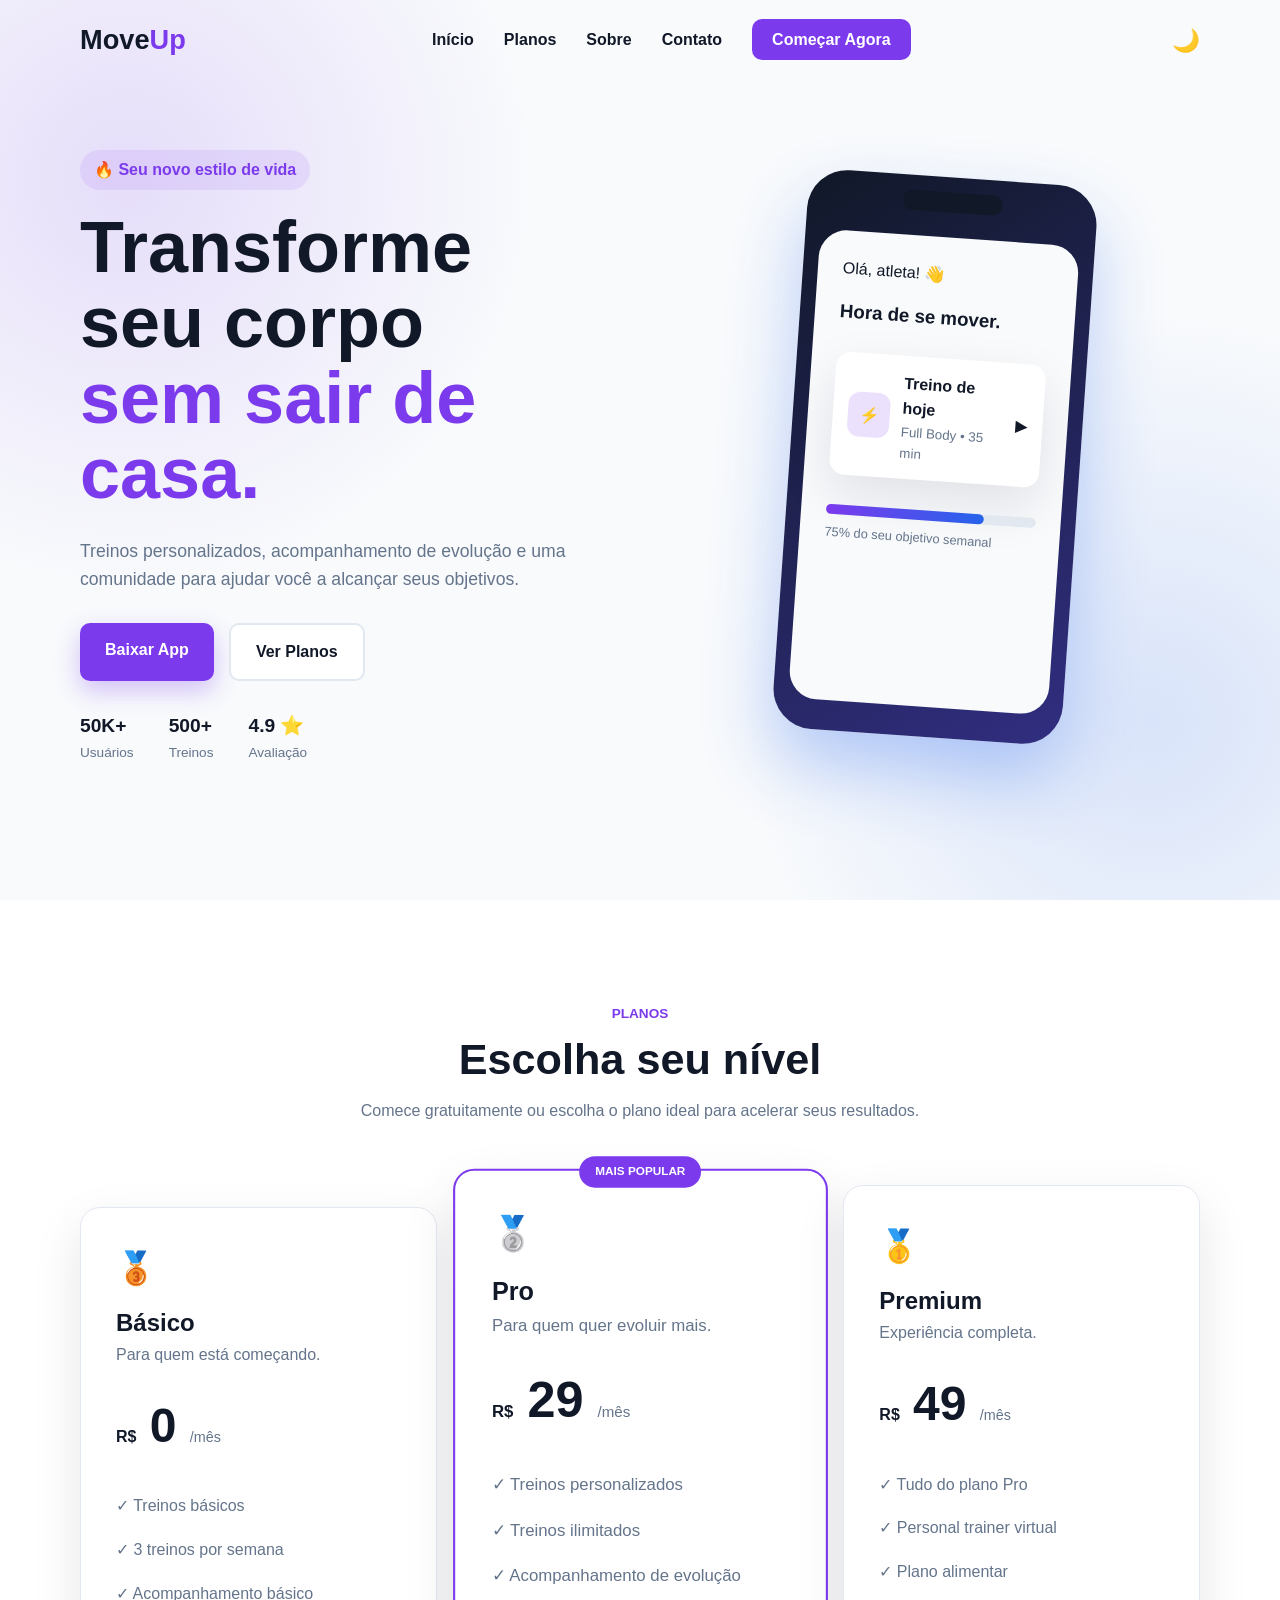
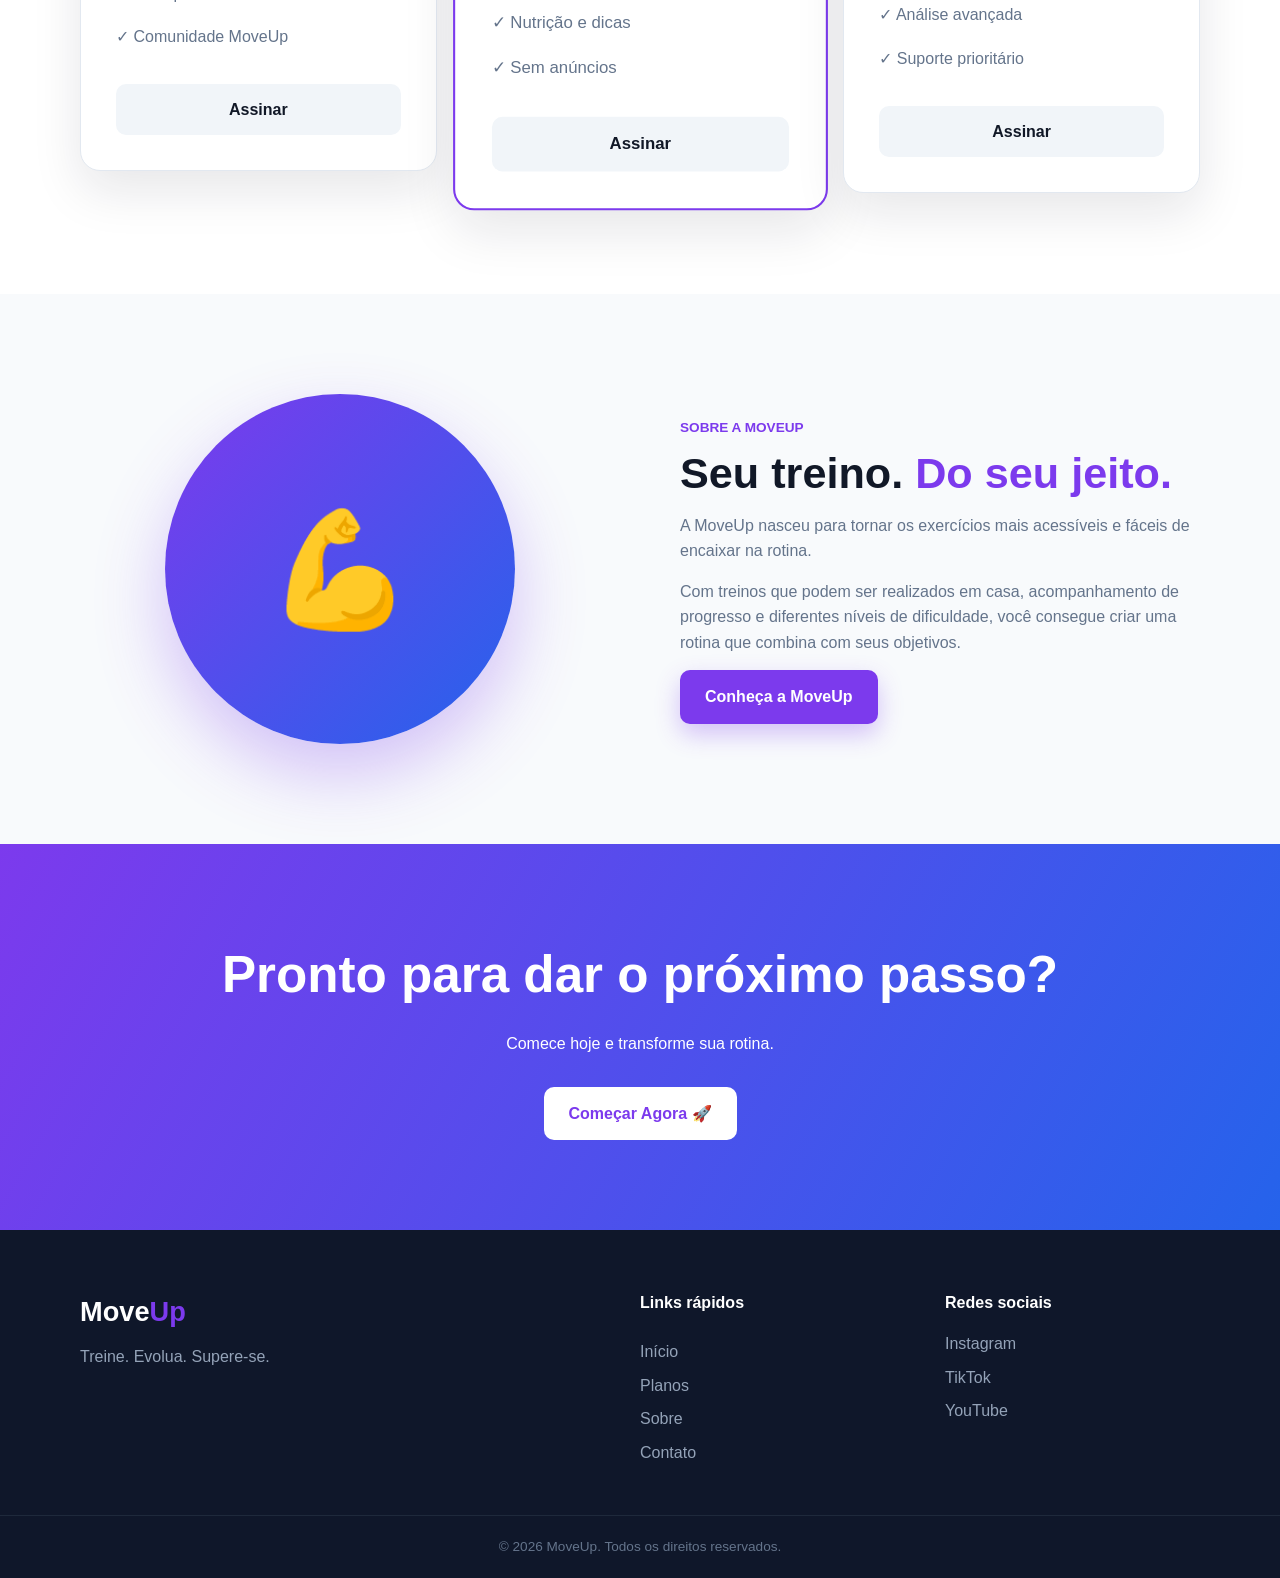
<file: landing-page.html>
<!DOCTYPE html>
<html lang="pt-BR">
<head>
    <meta charset="UTF-8">
    <meta name="viewport" content="width=device-width, initial-scale=1.0">
    <meta name="description" content="MoveUp - Aplicativo de treinos para transformar sua rotina.">
    <title>MoveUp | Treine. Evolua. Supere-se.</title>

    <link rel="stylesheet" href="/css/style.css">
</head>

<body>

    <!-- HEADER -->
    <header class="header">
        <nav class="navbar container">

            <a href="#inicio" class="logo">
                Move<span>Up</span>
            </a>

            <button class="menu-btn" aria-label="Abrir menu">
                ☰
            </button>

            <ul class="nav-menu">
                <li><a href="#inicio">Início</a></li>
                <li><a href="#planos">Planos</a></li>
                <li><a href="#sobre">Sobre</a></li>
                <li><a href="#contato">Contato</a></li>
                <li>
                    <a href="#planos" class="nav-button">
                        Começar Agora
                    </a>
                </li>
            </ul>

            <button class="theme-btn" aria-label="Alternar tema">
                🌙
            </button>

        </nav>
    </header>


    <main>

        <!-- HERO -->
        <section class="hero" id="inicio">

            <div class="container hero-content">

                <div class="hero-text">

                    <span class="tag">🔥 Seu novo estilo de vida</span>

                    <h1>
                        Transforme seu corpo
                        <span>sem sair de casa.</span>
                    </h1>

                    <p>
                        Treinos personalizados, acompanhamento de evolução
                        e uma comunidade para ajudar você a alcançar seus
                        objetivos.
                    </p>

                    <div class="hero-buttons">
                        <a href="#planos" class="btn primary">
                            Baixar App
                        </a>

                        <a href="#planos" class="btn secondary">
                            Ver Planos
                        </a>
                    </div>

                    <div class="stats">
                        <div>
                            <strong>50K+</strong>
                            <span>Usuários</span>
                        </div>

                        <div>
                            <strong>500+</strong>
                            <span>Treinos</span>
                        </div>

                        <div>
                            <strong>4.9 ⭐</strong>
                            <span>Avaliação</span>
                        </div>
                    </div>

                </div>


                <!-- IMAGEM / MOCKUP -->
                <div class="hero-image">

                    <div class="phone">

                        <div class="phone-top"></div>

                        <div class="app-content">

                            <span>Olá, atleta! 👋</span>

                            <h3>
                                Hora de se mover.
                            </h3>

                            <div class="workout-card">
                                <div class="workout-icon">
                                    ⚡
                                </div>

                                <div>
                                    <strong>Treino de hoje</strong>
                                    <small>Full Body • 35 min</small>
                                </div>

                                <span>▶</span>
                            </div>

                            <div class="progress">
                                <div></div>
                            </div>

                            <p class="progress-text">
                                75% do seu objetivo semanal
                            </p>

                        </div>

                    </div>

                </div>

            </div>

        </section>


        <!-- PLANOS -->
        <section class="plans section" id="planos">

            <div class="container">

                <div class="section-title">

                    <span>PLANOS</span>

                    <h2>
                        Escolha seu nível
                    </h2>

                    <p>
                        Comece gratuitamente ou escolha o plano ideal
                        para acelerar seus resultados.
                    </p>

                </div>


                <div class="plans-grid">

                    <!-- BÁSICO -->
                    <article class="plan-card">

                        <div class="plan-icon">
                            🥉
                        </div>

                        <h3>Básico</h3>

                        <p class="plan-description">
                            Para quem está começando.
                        </p>

                        <div class="price">
                            <small>R$</small>
                            0
                            <span>/mês</span>
                        </div>

                        <ul>
                            <li>✓ Treinos básicos</li>
                            <li>✓ 3 treinos por semana</li>
                            <li>✓ Acompanhamento básico</li>
                            <li>✓ Comunidade MoveUp</li>
                        </ul>

                        <a href="#" class="plan-button">
                            Assinar
                        </a>

                    </article>


                    <!-- PRO -->
                    <article class="plan-card featured">

                        <div class="popular">
                            MAIS POPULAR
                        </div>

                        <div class="plan-icon">
                            🥈
                        </div>

                        <h3>Pro</h3>

                        <p class="plan-description">
                            Para quem quer evoluir mais.
                        </p>

                        <div class="price">
                            <small>R$</small>
                            29
                            <span>/mês</span>
                        </div>

                        <ul>
                            <li>✓ Treinos personalizados</li>
                            <li>✓ Treinos ilimitados</li>
                            <li>✓ Acompanhamento de evolução</li>
                            <li>✓ Nutrição e dicas</li>
                            <li>✓ Sem anúncios</li>
                        </ul>

                        <a href="#" class="plan-button">
                            Assinar
                        </a>

                    </article>


                    <!-- PREMIUM -->
                    <article class="plan-card">

                        <div class="plan-icon">
                            🥇
                        </div>

                        <h3>Premium</h3>

                        <p class="plan-description">
                            Experiência completa.
                        </p>

                        <div class="price">
                            <small>R$</small>
                            49
                            <span>/mês</span>
                        </div>

                        <ul>
                            <li>✓ Tudo do plano Pro</li>
                            <li>✓ Personal trainer virtual</li>
                            <li>✓ Plano alimentar</li>
                            <li>✓ Análise avançada</li>
                            <li>✓ Suporte prioritário</li>
                        </ul>

                        <a href="#" class="plan-button">
                            Assinar
                        </a>

                    </article>

                </div>

            </div>

        </section>


        <!-- SOBRE -->
        <section class="about section" id="sobre">

            <div class="container about-content">

                <div class="about-image">
                    <div class="circle">
                        <span>💪</span>
                    </div>
                </div>

                <div class="about-text">

                    <span>SOBRE A MOVEUP</span>

                    <h2>
                        Seu treino.
                        <strong>Do seu jeito.</strong>
                    </h2>

                    <p>
                        A MoveUp nasceu para tornar os exercícios mais
                        acessíveis e fáceis de encaixar na rotina.
                    </p>

                    <p>
                        Com treinos que podem ser realizados em casa,
                        acompanhamento de progresso e diferentes níveis
                        de dificuldade, você consegue criar uma rotina
                        que combina com seus objetivos.
                    </p>

                    <a href="#contato" class="btn primary">
                        Conheça a MoveUp
                    </a>

                </div>

            </div>

        </section>


        <!-- CTA -->
        <section class="cta" id="contato">

            <div class="container">

                <h2>
                    Pronto para dar o próximo passo?
                </h2>

                <p>
                    Comece hoje e transforme sua rotina.
                </p>

                <a href="#planos" class="btn white">
                    Começar Agora 🚀
                </a>

            </div>

        </section>

    </main>


    <!-- FOOTER -->
    <footer class="footer">

        <div class="container footer-content">

            <div>
                <a href="#inicio" class="logo">
                    Move<span>Up</span>
                </a>

                <p>
                    Treine. Evolua. Supere-se.
                </p>
            </div>

            <div class="footer-links">

                <h4>Links rápidos</h4>

                <a href="#inicio">Início</a>
                <a href="#planos">Planos</a>
                <a href="#sobre">Sobre</a>
                <a href="#contato">Contato</a>

            </div>

            <div>

                <h4>Redes sociais</h4>

                <div class="socials">
                    <a href="#">Instagram</a>
                    <a href="#">TikTok</a>
                    <a href="#">YouTube</a>
                </div>

            </div>

        </div>

        <div class="copyright">
            © 2026 MoveUp. Todos os direitos reservados.
        </div>

    </footer>


    <script>

        // MENU MOBILE
        const menuButton = document.querySelector(".menu-btn");
        const menu = document.querySelector(".nav-menu");

        menuButton.addEventListener("click", () => {
            menu.classList.toggle("active");
        });


        // FECHAR MENU AO CLICAR EM UM LINK
        document.querySelectorAll(".nav-menu a").forEach(link => {

            link.addEventListener("click", () => {
                menu.classList.remove("active");
            });

        });


        // MODO ESCURO
        const themeButton = document.querySelector(".theme-btn");

        themeButton.addEventListener("click", () => {

            document.body.classList.toggle("dark");

            if (document.body.classList.contains("dark")) {
                themeButton.textContent = "☀️";
            } else {
                themeButton.textContent = "🌙";
            }

        });


        // NAVBAR AO ROLAR
        window.addEventListener("scroll", () => {

            const header = document.querySelector(".header");

            if (window.scrollY > 50) {
                header.classList.add("scrolled");
            } else {
                header.classList.remove("scrolled");
            }

        });

    </script>

</body>
</html>
</file>
<file: css/style.css>
/* =========================
   VARIÁVEIS
========================= */

:root {
    --primary: #7c3aed;
    --primary-dark: #5b21b6;
    --secondary: #2563eb;
    --neon: #a3ff12;

    --background: #f8fafc;
    --card: #ffffff;
    --text: #111827;
    --text-light: #64748b;

    --border: #e2e8f0;

    --shadow:
        0 20px 50px rgba(15, 23, 42, 0.10);

    --transition: 0.3s ease;
}


/* =========================
   RESET
========================= */

* {
    margin: 0;
    padding: 0;
    box-sizing: border-box;
}

html {
    scroll-behavior: smooth;
}

body {
    font-family: Arial, Helvetica, sans-serif;
    background: var(--background);
    color: var(--text);
    line-height: 1.6;
    overflow-x: hidden;
}

a {
    text-decoration: none;
    color: inherit;
}

ul {
    list-style: none;
}

.container {
    width: min(1120px, 90%);
    margin: auto;
}


/* =========================
   HEADER
========================= */

.header {
    position: fixed;
    top: 0;
    width: 100%;
    z-index: 1000;

    transition: var(--transition);
}

.header.scrolled {
    background: rgba(255, 255, 255, 0.95);
    backdrop-filter: blur(12px);
    box-shadow: 0 5px 25px rgba(0, 0, 0, 0.08);
}

.navbar {
    min-height: 80px;

    display: flex;
    align-items: center;
    justify-content: space-between;
}

.logo {
    font-size: 1.7rem;
    font-weight: 900;
    color: var(--text);
}

.logo span {
    color: var(--primary);
}

.nav-menu {
    display: flex;
    align-items: center;
    gap: 30px;
}

.nav-menu a {
    font-weight: 600;
    transition: var(--transition);
}

.nav-menu a:hover {
    color: var(--primary);
}

.nav-button {
    background: var(--primary);
    color: white !important;
    padding: 12px 20px;
    border-radius: 10px;
}

.nav-button:hover {
    background: var(--primary-dark);
    transform: translateY(-2px);
}

.menu-btn,
.theme-btn {
    border: none;
    background: transparent;
    cursor: pointer;
    font-size: 1.4rem;
}

.menu-btn {
    display: none;
}

.theme-btn {
    margin-left: 15px;
}


/* =========================
   HERO
========================= */

.hero {
    min-height: 100vh;
    padding: 150px 0 80px;

    background:
        radial-gradient(
            circle at 10% 20%,
            rgba(124, 58, 237, 0.15),
            transparent 30%
        ),
        radial-gradient(
            circle at 90% 80%,
            rgba(37, 99, 235, 0.15),
            transparent 30%
        );
}

.hero-content {
    display: grid;
    grid-template-columns: 1fr 1fr;
    align-items: center;
    gap: 60px;
}

.tag {
    display: inline-block;

    color: var(--primary);
    background: rgba(124, 58, 237, 0.1);

    padding: 7px 14px;
    border-radius: 30px;

    font-weight: bold;
    margin-bottom: 20px;
}

.hero h1 {
    font-size: clamp(2.5rem, 6vw, 4.5rem);
    line-height: 1.05;
    margin-bottom: 25px;
}

.hero h1 span {
    display: block;
    color: var(--primary);
}

.hero-text > p {
    max-width: 550px;
    color: var(--text-light);
    font-size: 1.1rem;
}

.hero-buttons {
    display: flex;
    gap: 15px;
    margin: 30px 0;
}


/* =========================
   BOTÕES
========================= */

.btn {
    display: inline-block;

    padding: 14px 25px;

    border-radius: 10px;

    font-weight: bold;

    transition:
        transform var(--transition),
        box-shadow var(--transition),
        background var(--transition);
}

.btn:hover {
    transform: translateY(-4px);
}

.primary {
    background: var(--primary);
    color: white;

    box-shadow:
        0 10px 25px rgba(124, 58, 237, 0.3);
}

.primary:hover {
    background: var(--primary-dark);
}

.secondary {
    border: 2px solid var(--border);
    background: white;
}

.secondary:hover {
    border-color: var(--primary);
    color: var(--primary);
}

.white {
    background: white;
    color: var(--primary);
}


/* =========================
   ESTATÍSTICAS
========================= */

.stats {
    display: flex;
    gap: 35px;
}

.stats div {
    display: flex;
    flex-direction: column;
}

.stats strong {
    font-size: 1.2rem;
}

.stats span {
    color: var(--text-light);
    font-size: 0.85rem;
}


/* =========================
   MOCKUP
========================= */

.hero-image {
    display: flex;
    justify-content: center;
}

.phone {
    width: 290px;
    min-height: 560px;

    border-radius: 40px;

    padding: 15px;

    background:
        linear-gradient(
            145deg,
            #111827,
            #312e81
        );

    box-shadow:
        0 35px 70px rgba(37, 99, 235, 0.3);

    transform: rotate(4deg);

    animation: float 4s ease-in-out infinite;
}

.phone-top {
    width: 100px;
    height: 20px;

    margin: auto auto 25px;

    background: #111827;

    border-radius: 20px;
}

.app-content {
    background: #f8fafc;

    height: 470px;

    border-radius: 28px;

    padding: 25px;
}

.app-content h3 {
    margin: 15px 0 25px;
}

.workout-card {
    display: flex;
    align-items: center;
    gap: 12px;

    background: white;

    padding: 15px;

    border-radius: 15px;

    box-shadow: var(--shadow);
}

.workout-card small {
    display: block;
    color: var(--text-light);
}

.workout-card > span {
    margin-left: auto;
}

.workout-icon {
    width: 45px;
    height: 45px;

    display: grid;
    place-items: center;

    background: rgba(124, 58, 237, 0.15);

    border-radius: 12px;
}

.progress {
    margin-top: 30px;

    height: 10px;

    background: #e2e8f0;

    border-radius: 20px;
}

.progress div {
    width: 75%;
    height: 100%;

    border-radius: inherit;

    background:
        linear-gradient(
            90deg,
            var(--primary),
            var(--secondary)
        );
}

.progress-text {
    font-size: 0.8rem;
    color: var(--text-light);
    margin-top: 8px;
}

@keyframes float {

    0%,
    100% {
        transform: translateY(0) rotate(4deg);
    }

    50% {
        transform: translateY(-15px) rotate(4deg);
    }

}


/* =========================
   SEÇÕES
========================= */

.section {
    padding: 100px 0;
}

.section-title {
    text-align: center;
    max-width: 600px;
    margin: 0 auto 60px;
}

.section-title > span,
.about-text > span {
    color: var(--primary);
    font-weight: bold;
    font-size: 0.85rem;
}

.section-title h2,
.about-text h2 {
    font-size: 2.7rem;
    line-height: 1.1;
    margin: 10px 0 15px;
}

.section-title p {
    color: var(--text-light);
}


/* =========================
   PLANOS
========================= */

.plans {
    background: white;
}

.plans-grid {
    display: grid;
    grid-template-columns: repeat(3, 1fr);
    align-items: center;
    gap: 25px;
}

.plan-card {
    position: relative;

    background: var(--card);

    border: 1px solid var(--border);

    border-radius: 20px;

    padding: 35px;

    box-shadow: var(--shadow);

    transition: var(--transition);
}

.plan-card:hover {
    transform: translateY(-10px);
    box-shadow:
        0 25px 60px rgba(15, 23, 42, 0.16);
}

.plan-card.featured {
    border: 2px solid var(--primary);

    transform: scale(1.05);
}

.plan-card.featured:hover {
    transform: scale(1.05) translateY(-10px);
}

.popular {
    position: absolute;

    top: -14px;
    left: 50%;

    transform: translateX(-50%);

    background: var(--primary);
    color: white;

    padding: 6px 15px;

    border-radius: 20px;

    font-size: 0.7rem;
    font-weight: bold;
}

.plan-icon {
    font-size: 2rem;
    margin-bottom: 10px;
}

.plan-card h3 {
    font-size: 1.5rem;
}

.plan-description {
    color: var(--text-light);
}

.price {
    font-size: 3rem;
    font-weight: 900;

    margin: 20px 0;
}

.price small {
    font-size: 1rem;
}

.price span {
    font-size: 0.9rem;
    color: var(--text-light);
    font-weight: normal;
}

.plan-card li {
    padding: 9px 0;
    color: var(--text-light);
}

.plan-button {
    display: block;

    text-align: center;

    margin-top: 25px;

    padding: 13px;

    border-radius: 10px;

    background: #f1f5f9;

    font-weight: bold;

    transition: var(--transition);
}

.plan-button:hover {
    background: var(--primary);
    color: white;
}


/* =========================
   SOBRE
========================= */

.about-content {
    display: grid;

    grid-template-columns: 1fr 1fr;

    align-items: center;

    gap: 80px;
}

.about-image {
    display: flex;
    justify-content: center;
}

.circle {
    width: 350px;
    height: 350px;

    border-radius: 50%;

    display: grid;
    place-items: center;

    background:
        linear-gradient(
            135deg,
            var(--primary),
            var(--secondary)
        );

    box-shadow:
        0 30px 70px rgba(124, 58, 237, 0.3);

    animation: float 4s ease-in-out infinite;
}

.circle span {
    font-size: 7rem;
}

.about-text p {
    color: var(--text-light);
    margin-bottom: 15px;
}

.about-text strong {
    color: var(--primary);
}


/* =========================
   CTA
========================= */

.cta {
    padding: 90px 0;

    text-align: center;

    color: white;

    background:
        linear-gradient(
            120deg,
            var(--primary),
            var(--secondary)
        );
}

.cta h2 {
    font-size: clamp(2rem, 5vw, 3.2rem);
}

.cta p {
    margin: 15px 0 30px;
}


/* =========================
   FOOTER
========================= */

.footer {
    padding-top: 60px;

    background: #0f172a;

    color: white;
}

.footer-content {
    display: grid;

    grid-template-columns: 2fr 1fr 1fr;

    gap: 50px;

    padding-bottom: 50px;
}

.footer .logo {
    color: white;
}

.footer p {
    color: #94a3b8;
    margin-top: 10px;
}

.footer h4 {
    margin-bottom: 15px;
}

.footer-links,
.socials {
    display: flex;
    flex-direction: column;
    gap: 8px;
}

.footer-links a,
.socials a {
    color: #94a3b8;

    transition: var(--transition);
}

.footer-links a:hover,
.socials a:hover {
    color: white;
    transform: translateX(5px);
}

.copyright {
    text-align: center;

    border-top: 1px solid #1e293b;

    padding: 20px;

    color: #64748b;

    font-size: 0.85rem;
}


/* =========================
   MODO ESCURO
========================= */

body.dark {
    --background: #020617;
    --card: #0f172a;
    --text: #f8fafc;
    --text-light: #94a3b8;
    --border: #1e293b;
}

body.dark .header.scrolled {
    background: rgba(2, 6, 23, 0.95);
}

body.dark .secondary {
    background: #0f172a;
    color: white;
}

body.dark .plans {
    background: #020617;
}

body.dark .app-content {
    background: #0f172a;
}

body.dark .workout-card {
    background: #1e293b;
}

body.dark .plan-button {
    background: #1e293b;
    color: white;
}


/* =========================
   RESPONSIVIDADE
========================= */

@media (max-width: 900px) {

    .menu-btn {
        display: block;
        order: 2;
    }

    .theme-btn {
        order: 3;
    }

    .nav-menu {
        position: absolute;

        top: 80px;
        left: 5%;
        right: 5%;

        display: none;

        flex-direction: column;

        padding: 25px;

        background: white;

        border-radius: 15px;

        box-shadow: var(--shadow);

        gap: 20px;
    }

    .nav-menu.active {
        display: flex;
    }

    .hero-content {
        grid-template-columns: 1fr;
        text-align: center;
    }

    .hero-text > p {
        margin: auto;
    }

    .hero-buttons,
    .stats {
        justify-content: center;
    }

    .plans-grid {
        grid-template-columns: 1fr;
        max-width: 500px;
        margin: auto;
    }

    .plan-card.featured {
        transform: none;
    }

    .plan-card.featured:hover {
        transform: translateY(-10px);
    }

    .about-content {
        grid-template-columns: 1fr;
        text-align: center;
    }

    .footer-content {
        grid-template-columns: 1fr 1fr;
    }

}


@media (max-width: 600px) {

    .navbar {
        min-height: 70px;
    }

    .hero {
        padding-top: 120px;
    }

    .hero h1 {
        font-size: 2.5rem;
    }

    .hero-buttons {
        flex-direction: column;
    }

    .hero-buttons .btn {
        width: 100%;
    }

    .stats {
        gap: 15px;
    }

    .phone {
        width: 250px;
        min-height: 500px;
    }

    .app-content {
        height: 410px;
    }

    .circle {
        width: 260px;
        height: 260px;
    }

    .circle span {
        font-size: 5rem;
    }

    .section {
        padding: 70px 0;
    }

    .section-title h2,
    .about-text h2 {
        font-size: 2.2rem;
    }

    .footer-content {
        grid-template-columns: 1fr;
        text-align: center;
    }

    .footer-links,
    .socials {
        align-items: center;
    }

}
</file>
